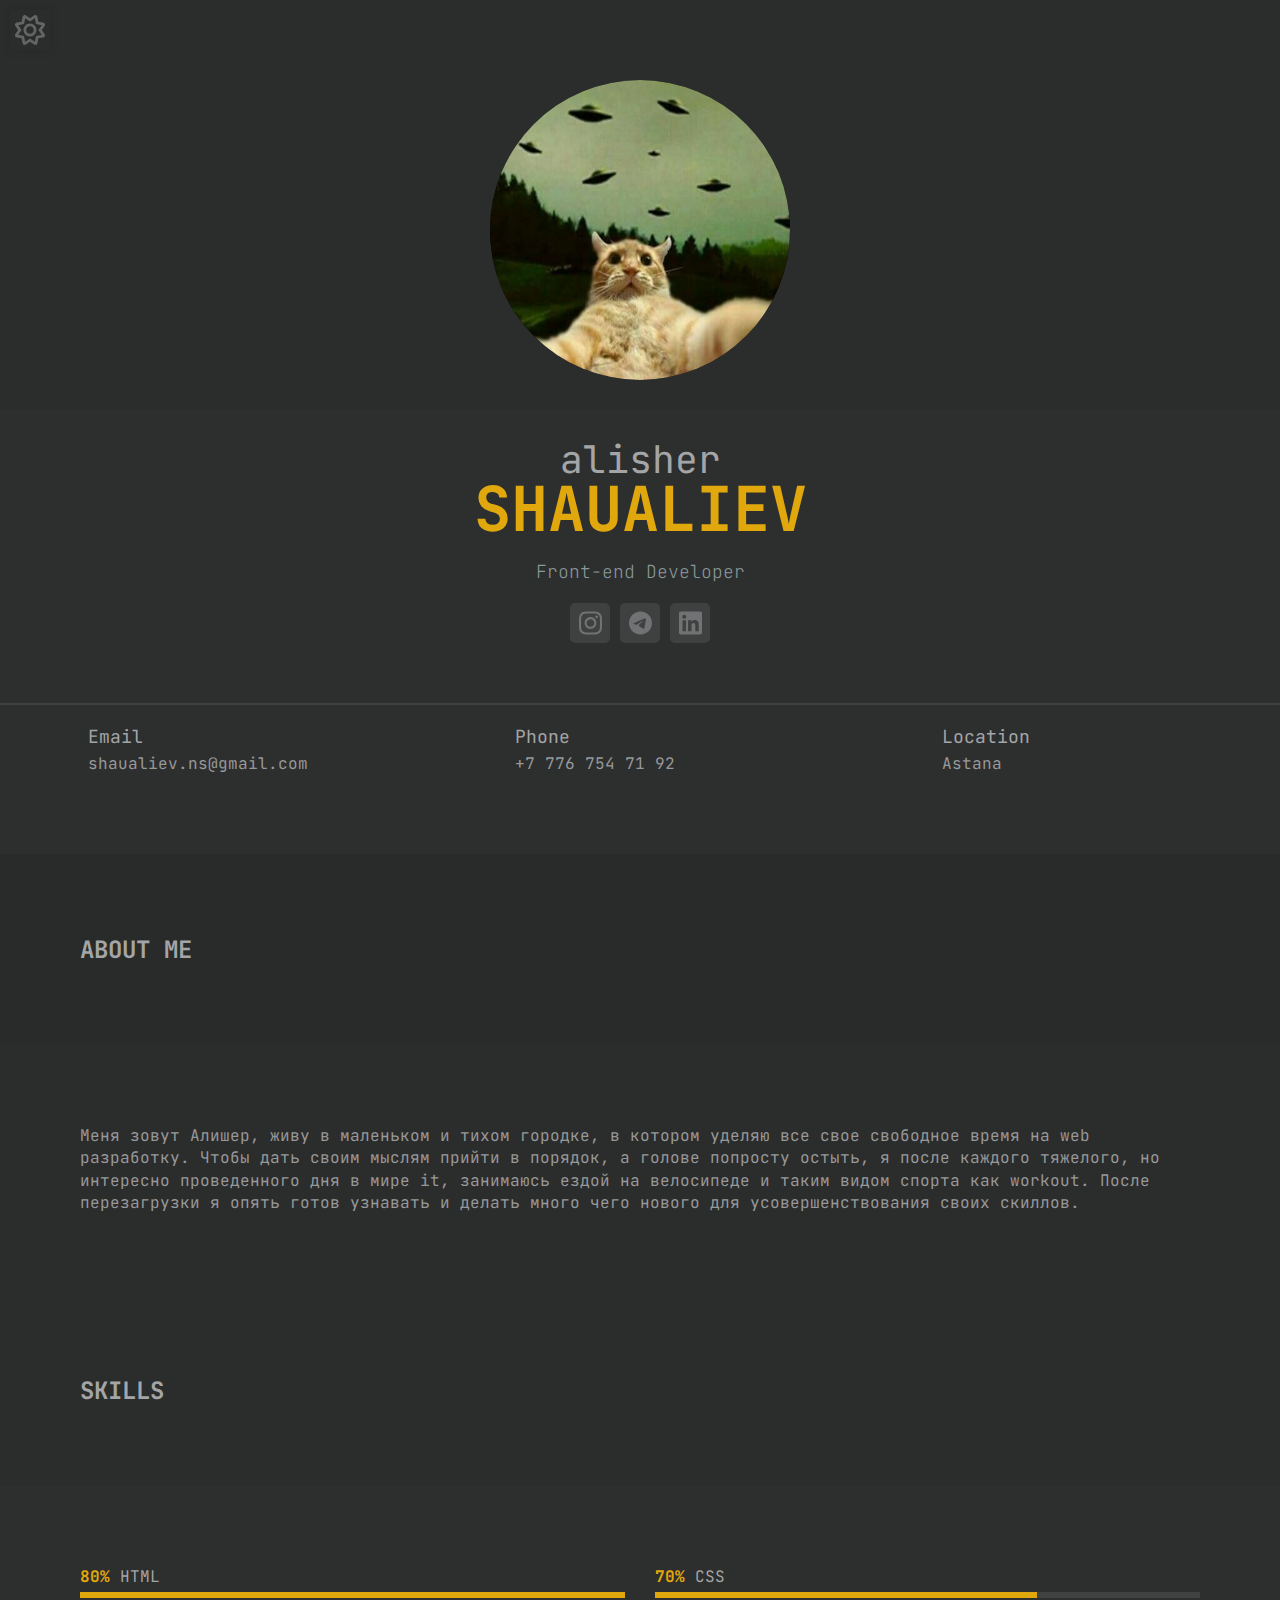
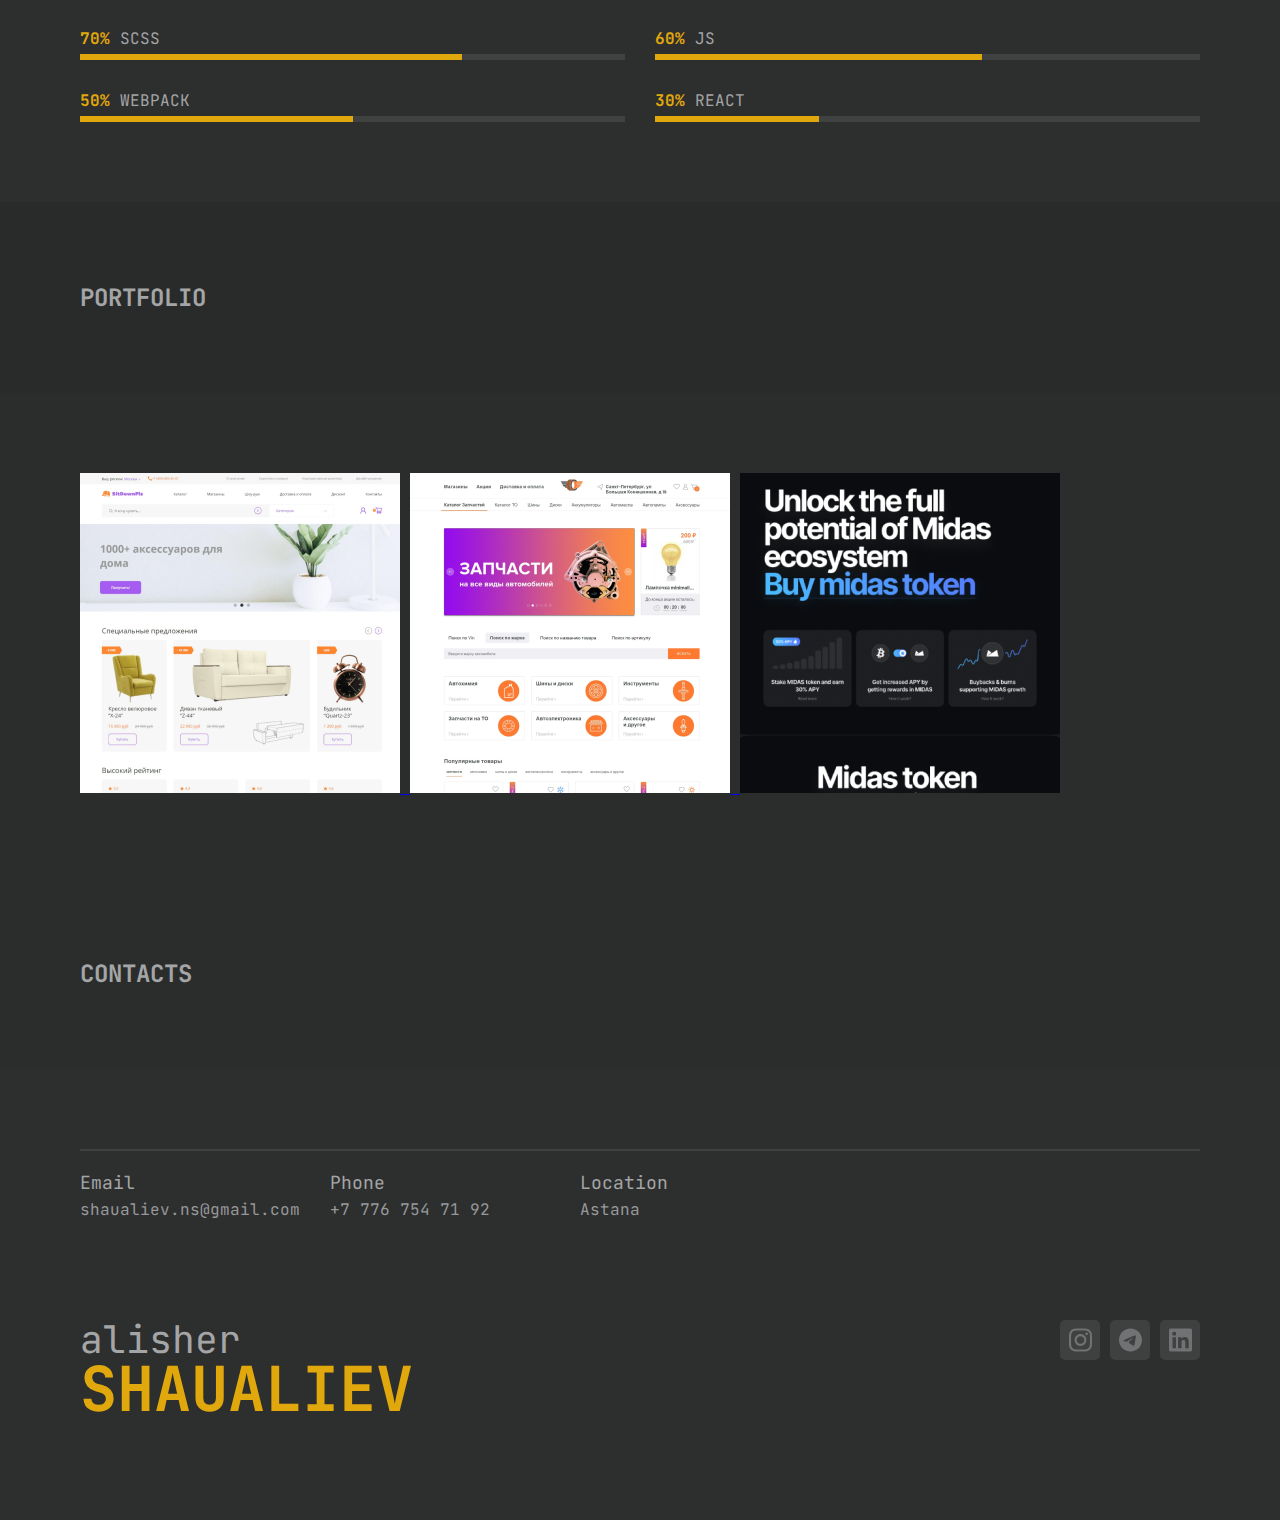
<file: index.html>
<!DOCTYPE html>
<html lang="en">
<head>
    <meta charset="UTF-8">
    <meta http-equiv="X-UA-Compatible" content="IE=edge">
    <meta name="viewport" content="width=device-width, initial-scale=1.0">
    <title>CVV</title>
    <link rel="preconnect" href="https://fonts.googleapis.com"><link rel="preconnect" href="https://fonts.gstatic.com" crossorigin><link href="https://fonts.googleapis.com/css2?family=JetBrains+Mono:wght@100;200;300;400;500;600;800&display=swap" rel="stylesheet">
    <link rel="stylesheet" href="https://cdnjs.cloudflare.com/ajax/libs/animate.css/4.1.1/animate.min.css"/>
    <link rel="stylesheet" href="scss/style.css">
    <link rel="stylesheet" title="theme" href="#">
</head>
<body>

    <div class="theme">
        <svg class="change-theme" data-theme="light" xmlns="http://www.w3.org/2000/svg" viewBox="0 0 512 512" style="width: 30px; height: 30px;"><!--! Font Awesome Pro 6.2.1 by @fontawesome - https://fontawesome.com License - https://fontawesome.com/license (Commercial License) Copyright 2022 Fonticons, Inc. --><path d="M505.2 324.8l-47.73-68.78l47.75-68.81c7.359-10.62 8.797-24.12 3.844-36.06c-4.969-11.94-15.52-20.44-28.22-22.72l-82.39-14.88l-14.89-82.41c-2.281-12.72-10.76-23.25-22.69-28.22c-11.97-4.936-25.42-3.498-36.12 3.844L256 54.49L187.2 6.709C176.5-.6016 163.1-2.039 151.1 2.896c-11.92 4.971-20.4 15.5-22.7 28.19l-14.89 82.44L31.15 128.4C18.42 130.7 7.854 139.2 2.9 151.2C-2.051 163.1-.5996 176.6 6.775 187.2l47.73 68.78l-47.75 68.81c-7.359 10.62-8.795 24.12-3.844 36.06c4.969 11.94 15.52 20.44 28.22 22.72l82.39 14.88l14.89 82.41c2.297 12.72 10.78 23.25 22.7 28.22c11.95 4.906 25.44 3.531 36.09-3.844L256 457.5l68.83 47.78C331.3 509.7 338.8 512 346.3 512c4.906 0 9.859-.9687 14.56-2.906c11.92-4.969 20.4-15.5 22.7-28.19l14.89-82.44l82.37-14.88c12.73-2.281 23.3-10.78 28.25-22.75C514.1 348.9 512.6 335.4 505.2 324.8zM456.8 339.2l-99.61 18l-18 99.63L256 399.1L172.8 456.8l-18-99.63l-99.61-18L112.9 255.1L55.23 172.8l99.61-18l18-99.63L256 112.9l83.15-57.75l18.02 99.66l99.61 18L399.1 255.1L456.8 339.2zM256 143.1c-61.85 0-111.1 50.14-111.1 111.1c0 61.85 50.15 111.1 111.1 111.1s111.1-50.14 111.1-111.1C367.1 194.1 317.8 143.1 256 143.1zM256 319.1c-35.28 0-63.99-28.71-63.99-63.99S220.7 192 256 192s63.99 28.71 63.99 63.1S291.3 319.1 256 319.1z"/></svg>
        <svg class="change-theme" data-theme="dark" xmlns="http://www.w3.org/2000/svg" viewBox="0 0 512 512" style="width: 30px; height: 30px;"><!--! Font Awesome Pro 6.2.1 by @fontawesome - https://fontawesome.com License - https://fontawesome.com/license (Commercial License) Copyright 2022 Fonticons, Inc. --><path d="M421.6 379.9c-.6641 0-1.35 .0625-2.049 .1953c-11.24 2.143-22.37 3.17-33.32 3.17c-94.81 0-174.1-77.14-174.1-175.5c0-63.19 33.79-121.3 88.73-152.6c8.467-4.812 6.339-17.66-3.279-19.44c-11.2-2.078-29.53-3.746-40.9-3.746C132.3 31.1 32 132.2 32 256c0 123.6 100.1 224 223.8 224c69.04 0 132.1-31.45 173.8-82.93C435.3 389.1 429.1 379.9 421.6 379.9zM255.8 432C158.9 432 80 353 80 256c0-76.32 48.77-141.4 116.7-165.8C175.2 125 163.2 165.6 163.2 207.8c0 99.44 65.13 183.9 154.9 212.8C298.5 428.1 277.4 432 255.8 432z"/></svg>
    </div>

    <header class="header">
        <div class="header__profil animate__animated animate__fadeIn wow">
            <div class="header__profil-pic animate__animated animate__fadeIn animate__delay-1s">
                <img src="img/5fb1999c6152ba15855d2dce7577e816.jpg" alt="">
            </div>
        </div>
        <div class="header__content">
            <div class="header__info">
                <h1 class="header__info-title animate__animated animate__fadeInUp animate__delay wow">alisher<br><span class="animate__animated animate__fadeInUp animate__delay-1s wow">shaualiev</span></h1>
                <div class="header__info-wrapper">
                    Front-end Developer
                    <div class="header__info-icons">
                        <a href="https://www.instagram.com/shaualievnurbolat/" target="_blank" class="style-icon animate__animated animate__fadeInUp animate__delay-1s wow" style="animation-duration: 2s;">
                            <svg xmlns="http://www.w3.org/2000/svg" viewBox="0 0 448 512"><!--! Font Awesome Pro 6.2.1 by @fontawesome - https://fontawesome.com License - https://fontawesome.com/license (Commercial License) Copyright 2022 Fonticons, Inc. --><path d="M224.1 141c-63.6 0-114.9 51.3-114.9 114.9s51.3 114.9 114.9 114.9S339 319.5 339 255.9 287.7 141 224.1 141zm0 189.6c-41.1 0-74.7-33.5-74.7-74.7s33.5-74.7 74.7-74.7 74.7 33.5 74.7 74.7-33.6 74.7-74.7 74.7zm146.4-194.3c0 14.9-12 26.8-26.8 26.8-14.9 0-26.8-12-26.8-26.8s12-26.8 26.8-26.8 26.8 12 26.8 26.8zm76.1 27.2c-1.7-35.9-9.9-67.7-36.2-93.9-26.2-26.2-58-34.4-93.9-36.2-37-2.1-147.9-2.1-184.9 0-35.8 1.7-67.6 9.9-93.9 36.1s-34.4 58-36.2 93.9c-2.1 37-2.1 147.9 0 184.9 1.7 35.9 9.9 67.7 36.2 93.9s58 34.4 93.9 36.2c37 2.1 147.9 2.1 184.9 0 35.9-1.7 67.7-9.9 93.9-36.2 26.2-26.2 34.4-58 36.2-93.9 2.1-37 2.1-147.8 0-184.8zM398.8 388c-7.8 19.6-22.9 34.7-42.6 42.6-29.5 11.7-99.5 9-132.1 9s-102.7 2.6-132.1-9c-19.6-7.8-34.7-22.9-42.6-42.6-11.7-29.5-9-99.5-9-132.1s-2.6-102.7 9-132.1c7.8-19.6 22.9-34.7 42.6-42.6 29.5-11.7 99.5-9 132.1-9s102.7-2.6 132.1 9c19.6 7.8 34.7 22.9 42.6 42.6 11.7 29.5 9 99.5 9 132.1s2.7 102.7-9 132.1z"/></svg>
                        </a>
                        <a href="https://t.me/nevaineroo" target="_blank" class="style-icon animate__animated animate__fadeInUp animate__delay-1s wow" style="animation-duration: 2.5s;">
                            <svg xmlns="http://www.w3.org/2000/svg" viewBox="0 0 496 512"><!--! Font Awesome Pro 6.2.1 by @fontawesome - https://fontawesome.com License - https://fontawesome.com/license (Commercial License) Copyright 2022 Fonticons, Inc. --><path d="M248,8C111.033,8,0,119.033,0,256S111.033,504,248,504,496,392.967,496,256,384.967,8,248,8ZM362.952,176.66c-3.732,39.215-19.881,134.378-28.1,178.3-3.476,18.584-10.322,24.816-16.948,25.425-14.4,1.326-25.338-9.517-39.287-18.661-21.827-14.308-34.158-23.215-55.346-37.177-24.485-16.135-8.612-25,5.342-39.5,3.652-3.793,67.107-61.51,68.335-66.746.153-.655.3-3.1-1.154-4.384s-3.59-.849-5.135-.5q-3.283.746-104.608,69.142-14.845,10.194-26.894,9.934c-8.855-.191-25.888-5.006-38.551-9.123-15.531-5.048-27.875-7.717-26.8-16.291q.84-6.7,18.45-13.7,108.446-47.248,144.628-62.3c68.872-28.647,83.183-33.623,92.511-33.789,2.052-.034,6.639.474,9.61,2.885a10.452,10.452,0,0,1,3.53,6.716A43.765,43.765,0,0,1,362.952,176.66Z"/></svg>
                        </a>
                        <a href="https://www.linkedin.com/in/shaualievnurbolat" target="_blank" class="style-icon animate__animated animate__fadeInUp animate__delay-1s wow" style="animation-duration: 3s;">
                            <svg xmlns="http://www.w3.org/2000/svg" viewBox="0 0 448 512"><!--! Font Awesome Pro 6.2.1 by @fontawesome - https://fontawesome.com License - https://fontawesome.com/license (Commercial License) Copyright 2022 Fonticons, Inc. --><path d="M416 32H31.9C14.3 32 0 46.5 0 64.3v383.4C0 465.5 14.3 480 31.9 480H416c17.6 0 32-14.5 32-32.3V64.3c0-17.8-14.4-32.3-32-32.3zM135.4 416H69V202.2h66.5V416zm-33.2-243c-21.3 0-38.5-17.3-38.5-38.5S80.9 96 102.2 96c21.2 0 38.5 17.3 38.5 38.5 0 21.3-17.2 38.5-38.5 38.5zm282.1 243h-66.4V312c0-24.8-.5-56.7-34.5-56.7-34.6 0-39.9 27-39.9 54.9V416h-66.4V202.2h63.7v29.2h.9c8.9-16.8 30.6-34.5 62.9-34.5 67.2 0 79.7 44.3 79.7 101.9V416z"/></svg>
                        </a>
                    </div>
                </div>

                <div class="header__info-contacts">
                    <hr class="animate__animated animate__fadeInUp animate__delay-1s wow">
                    <div class="header__info-inner">
                        <div class="header__info-inner-element animate__animated animate__fadeInUp animate__delay-1s wow" >
                            <h3>Email</h3>
                            <span>shaualiev.ns@gmail.com</span>
                        </div>
                        <div class="header__info-inner-element animate__animated animate__fadeInUp animate__delay-1s wow" style="animation-duration: 1.5s;">
                            <h3>Phone</h3>
                            <span>+7 776 754 71 92</span>
                        </div>
                        <div class="header__info-inner-element animate__animated animate__fadeInUp animate__delay-1s wow" style="animation-duration: 2s;">
                            <h3>Location</h3>
                            <span>Astana</span>
                        </div>
                    </div>
                </div>
            </div>
        </div>
    </header>

    <section class="about">
        <div class="about__profil">
            <h2 class="style-h2">ABOUT ME</h2>
        </div>
        <div class="about__info">
            <p class="about__info-descr">
                
                Меня зовут Алишер, живу в маленьком и тихом городке, в котором уделяю все свое свободное время на web разработку.

                Чтобы дать своим мыслям прийти в порядок, а голове попросту остыть, я после каждого тяжелого, но интересно проведенного дня в мире it, занимаюсь ездой на велосипеде и таким видом спорта как workout. После перезагрузки я опять готов узнавать и делать много чего нового для усовершенствования своих скиллов.


            </p>
        </div>
    </section>

    <section class="skills">
        <div class="skills__profil">
            <h2 class="style-h2">SKILLS</h2>
        </div>
        <div class="skills__info">
            <div class="skills__info-content">
                <div class="skills__info-inner">
                    <div class="skills__info-descr">
                        <span>80%</span>HTML
                    </div>
                    <div class="wow skills__info-progress">

                    </div>
                </div>
                <div class="skills__info-inner">
                    <div class="skills__info-descr">
                        <span>70%</span>CSS
                    </div>
                    <div class="wow skills__info-progress progress-70">

                    </div>
                </div>
                <div class="skills__info-inner">
                    <div class="skills__info-descr">
                        <span>70%</span>SCSS
                    </div>
                    <div class="wow skills__info-progress progress-70">

                    </div>
                </div>
                <div class="skills__info-inner">
                    <div class="skills__info-descr">
                        <span>60%</span>JS
                    </div>
                    <div class="wow skills__info-progress progress-60">

                    </div>
                </div>
                <div class="skills__info-inner">
                    <div class="skills__info-descr">
                        <span>50%</span>WEBPACK
                    </div>
                    <div class="wow skills__info-progress progress-50">

                    </div>
                </div>
                <div class="skills__info-inner">
                    <div class="skills__info-descr">
                        <span>30%</span>REACT
                    </div>
                    <div class="wow skills__info-progress progress-30">

                    </div>
                </div>
            </div>
        </div>
    </section>

    <section class="education">
        <div class="education__profile">
            <h2 class="style-h2">PORTFOLIO</h2>
        </div>
        <div class="education__info">
            <a href="https://shaualievnurbolat.github.io/sitDownSls/dist/index.html">
                <img src="img/1.png" alt="">
            </a>
            <a href="https://shaualievnurbolat.github.io/spares-shop/">
                <img src="img/2.png" alt="">
            </a>
            <a href="https://shaualievnurbolat.github.io/crypt/app/index.html">
                <img src="img/3.png" alt="">
            </a>
        </div>
    </section>

    <footer class="footer">
        <div class="footer__profile">
            <h2 class="style-h2">CONTACTS</h2>
        </div>
        <div class="footer__info">
            <div class="footer__info-item">
                <div class="footer__info-contacts">
                    <hr>
                    <div class="footer__info-inner">
                        <div class="footer__info-inner-element">
                            <h3>Email</h3>
                            <span>shaualiev.ns@gmail.com</span>
                        </div>
                        <div class="footer__info-inner-element">
                            <h3>Phone</h3>
                            <span>+7 776 754 71 92</span>
                        </div>
                        <div class="footer__info-inner-element">
                            <h3>Location</h3>
                            <span>Astana</span>
                        </div>
                    </div>
                </div>
                <div class="footer__info-wrapper">
                    <h1 class="footer__info-title">alisher<br><span>shaualiev</span></h1>
                    <div class="footer__info-icons">
                        <a href="https://www.instagram.com/shaualievnurbolat/" target="_blank" class="style-icon">
                            <svg xmlns="http://www.w3.org/2000/svg" viewBox="0 0 448 512"><!--! Font Awesome Pro 6.2.1 by @fontawesome - https://fontawesome.com License - https://fontawesome.com/license (Commercial License) Copyright 2022 Fonticons, Inc. --><path d="M224.1 141c-63.6 0-114.9 51.3-114.9 114.9s51.3 114.9 114.9 114.9S339 319.5 339 255.9 287.7 141 224.1 141zm0 189.6c-41.1 0-74.7-33.5-74.7-74.7s33.5-74.7 74.7-74.7 74.7 33.5 74.7 74.7-33.6 74.7-74.7 74.7zm146.4-194.3c0 14.9-12 26.8-26.8 26.8-14.9 0-26.8-12-26.8-26.8s12-26.8 26.8-26.8 26.8 12 26.8 26.8zm76.1 27.2c-1.7-35.9-9.9-67.7-36.2-93.9-26.2-26.2-58-34.4-93.9-36.2-37-2.1-147.9-2.1-184.9 0-35.8 1.7-67.6 9.9-93.9 36.1s-34.4 58-36.2 93.9c-2.1 37-2.1 147.9 0 184.9 1.7 35.9 9.9 67.7 36.2 93.9s58 34.4 93.9 36.2c37 2.1 147.9 2.1 184.9 0 35.9-1.7 67.7-9.9 93.9-36.2 26.2-26.2 34.4-58 36.2-93.9 2.1-37 2.1-147.8 0-184.8zM398.8 388c-7.8 19.6-22.9 34.7-42.6 42.6-29.5 11.7-99.5 9-132.1 9s-102.7 2.6-132.1-9c-19.6-7.8-34.7-22.9-42.6-42.6-11.7-29.5-9-99.5-9-132.1s-2.6-102.7 9-132.1c7.8-19.6 22.9-34.7 42.6-42.6 29.5-11.7 99.5-9 132.1-9s102.7-2.6 132.1 9c19.6 7.8 34.7 22.9 42.6 42.6 11.7 29.5 9 99.5 9 132.1s2.7 102.7-9 132.1z"/></svg>
                        </a>
                        <a href="https://t.me/nevaineroo" target="_blank" class="style-icon">
                            <svg xmlns="http://www.w3.org/2000/svg" viewBox="0 0 496 512"><!--! Font Awesome Pro 6.2.1 by @fontawesome - https://fontawesome.com License - https://fontawesome.com/license (Commercial License) Copyright 2022 Fonticons, Inc. --><path d="M248,8C111.033,8,0,119.033,0,256S111.033,504,248,504,496,392.967,496,256,384.967,8,248,8ZM362.952,176.66c-3.732,39.215-19.881,134.378-28.1,178.3-3.476,18.584-10.322,24.816-16.948,25.425-14.4,1.326-25.338-9.517-39.287-18.661-21.827-14.308-34.158-23.215-55.346-37.177-24.485-16.135-8.612-25,5.342-39.5,3.652-3.793,67.107-61.51,68.335-66.746.153-.655.3-3.1-1.154-4.384s-3.59-.849-5.135-.5q-3.283.746-104.608,69.142-14.845,10.194-26.894,9.934c-8.855-.191-25.888-5.006-38.551-9.123-15.531-5.048-27.875-7.717-26.8-16.291q.84-6.7,18.45-13.7,108.446-47.248,144.628-62.3c68.872-28.647,83.183-33.623,92.511-33.789,2.052-.034,6.639.474,9.61,2.885a10.452,10.452,0,0,1,3.53,6.716A43.765,43.765,0,0,1,362.952,176.66Z"/></svg>
                        </a>
                        <a href="https://www.linkedin.com/in/shaualievnurbolat" target="_blank" class="style-icon">
                            <svg xmlns="http://www.w3.org/2000/svg" viewBox="0 0 448 512"><!--! Font Awesome Pro 6.2.1 by @fontawesome - https://fontawesome.com License - https://fontawesome.com/license (Commercial License) Copyright 2022 Fonticons, Inc. --><path d="M416 32H31.9C14.3 32 0 46.5 0 64.3v383.4C0 465.5 14.3 480 31.9 480H416c17.6 0 32-14.5 32-32.3V64.3c0-17.8-14.4-32.3-32-32.3zM135.4 416H69V202.2h66.5V416zm-33.2-243c-21.3 0-38.5-17.3-38.5-38.5S80.9 96 102.2 96c21.2 0 38.5 17.3 38.5 38.5 0 21.3-17.2 38.5-38.5 38.5zm282.1 243h-66.4V312c0-24.8-.5-56.7-34.5-56.7-34.6 0-39.9 27-39.9 54.9V416h-66.4V202.2h63.7v29.2h.9c8.9-16.8 30.6-34.5 62.9-34.5 67.2 0 79.7 44.3 79.7 101.9V416z"/></svg>
                        </a>
                    </div>
                </div>
            </div>
        </div>
    </footer>

    <script src="js/index.js"></script>
</body>
</html>
</file>
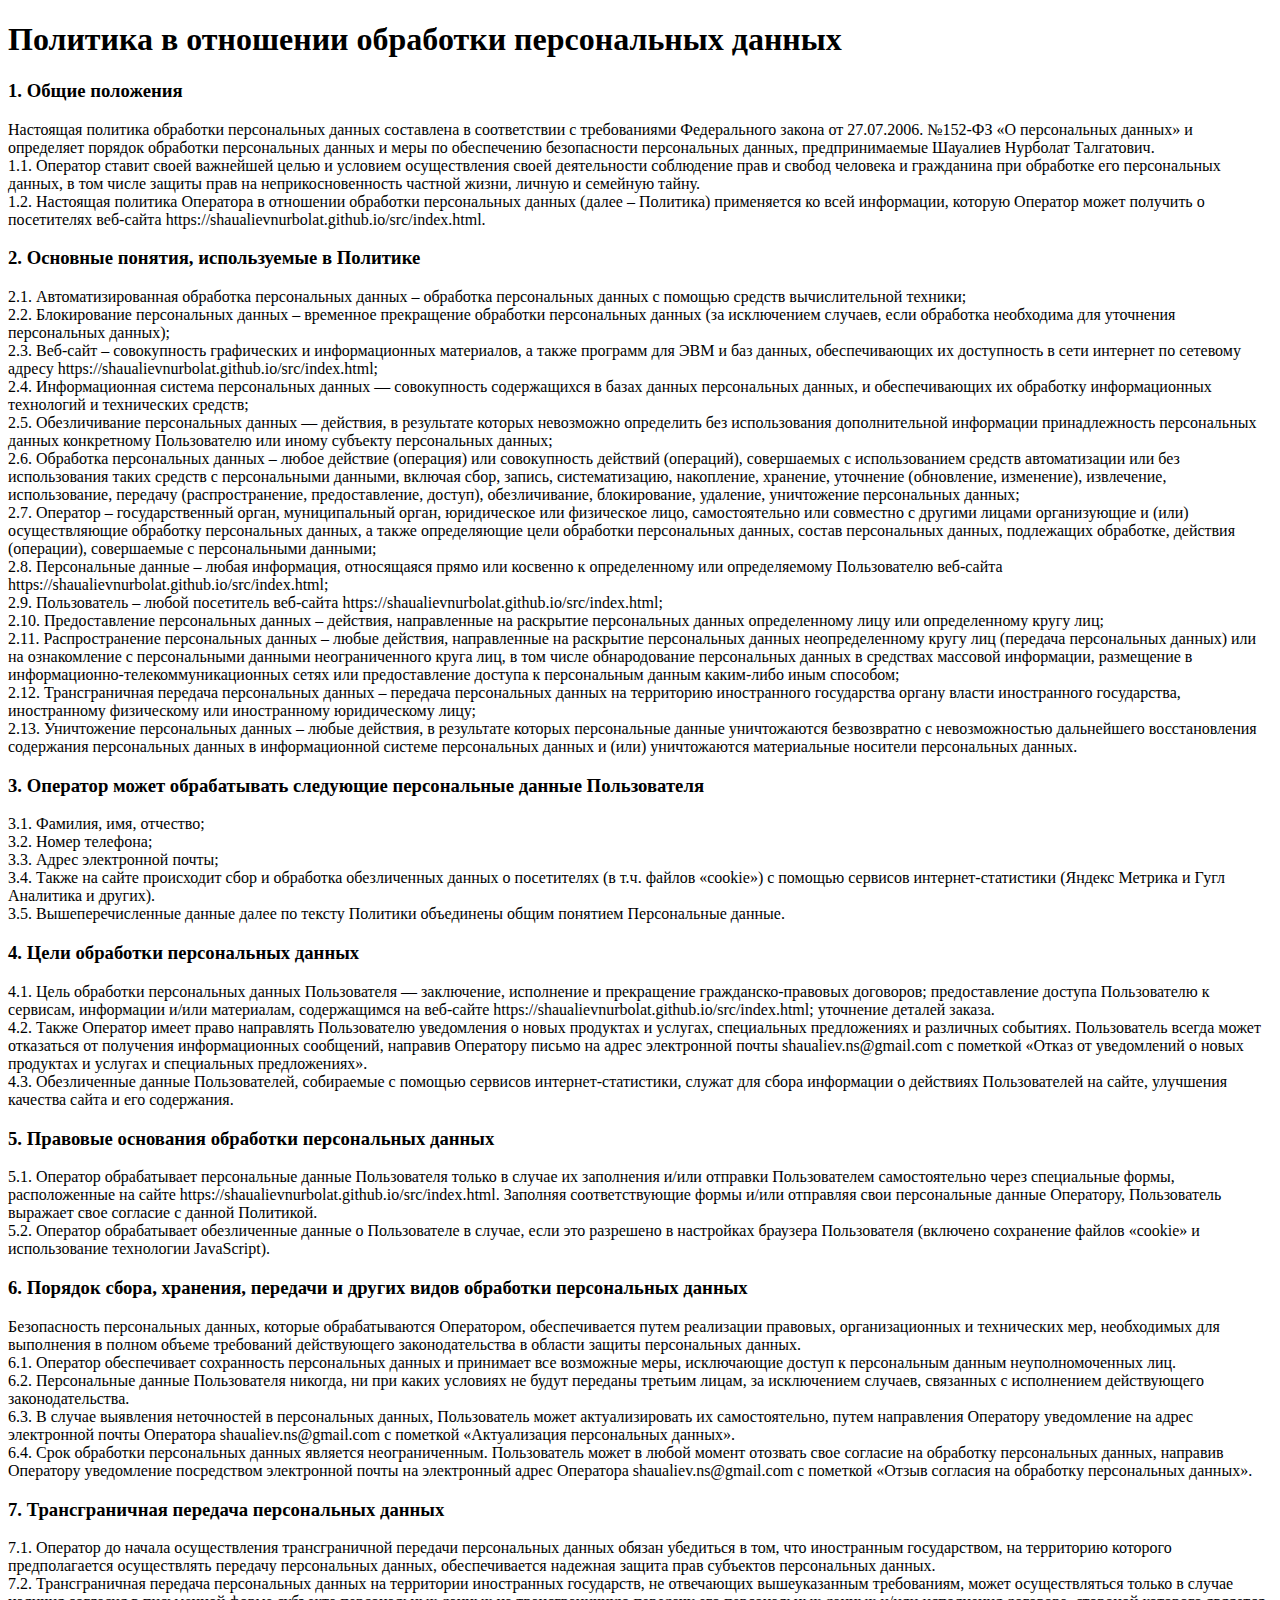
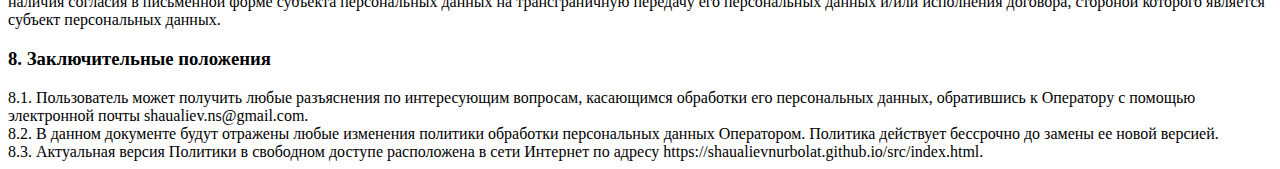
<file: policy.html>
<!DOCTYPE html>
<html lang="en">
<head>
    <meta charset="UTF-8">
    <meta name="viewport" content="width=device-width, initial-scale=1.0">
    <title>Policy</title>
</head>
<body>
    <h1>Политика в отношении обработки персональных данных</h1>
    <h3>1. Общие положения</h3>
    Настоящая политика обработки персональных данных составлена в соответствии с требованиями Федерального закона от 27.07.2006. №152-ФЗ «О персональных данных» и определяет порядок обработки персональных данных и меры по обеспечению безопасности персональных данных, предпринимаемые Шауалиев Нурболат Талгатович.
    <br>
    1.1. Оператор ставит своей важнейшей целью и условием осуществления своей деятельности соблюдение прав и свобод человека и гражданина при обработке его персональных данных, в том числе защиты прав на неприкосновенность частной жизни, личную и семейную тайну.
    <br>
    1.2. Настоящая политика Оператора в отношении обработки персональных данных (далее – Политика) применяется ко всей информации, которую Оператор может получить о посетителях веб-сайта https://shaualievnurbolat.github.io/src/index.html.
    
    <h3>2. Основные понятия, используемые в Политике</h3>
    2.1. Автоматизированная обработка персональных данных – обработка персональных данных с помощью средств вычислительной техники;
    <br>
    2.2. Блокирование персональных данных – временное прекращение обработки персональных данных (за исключением случаев, если обработка необходима для уточнения персональных данных);
    <br>
    2.3. Веб-сайт – совокупность графических и информационных материалов, а также программ для ЭВМ и баз данных, обеспечивающих их доступность в сети интернет по сетевому адресу https://shaualievnurbolat.github.io/src/index.html;
    <br>
    2.4. Информационная система персональных данных — совокупность содержащихся в базах данных персональных данных, и обеспечивающих их обработку информационных технологий и технических средств;
    <br>
    2.5. Обезличивание персональных данных — действия, в результате которых невозможно определить без использования дополнительной информации принадлежность персональных данных конкретному Пользователю или иному субъекту персональных данных;
    <br>
    2.6. Обработка персональных данных – любое действие (операция) или совокупность действий (операций), совершаемых с использованием средств автоматизации или без использования таких средств с персональными данными, включая сбор, запись, систематизацию, накопление, хранение, уточнение (обновление, изменение), извлечение, использование, передачу (распространение, предоставление, доступ), обезличивание, блокирование, удаление, уничтожение персональных данных;
    <br>
    2.7. Оператор – государственный орган, муниципальный орган, юридическое или физическое лицо, самостоятельно или совместно с другими лицами организующие и (или) осуществляющие обработку персональных данных, а также определяющие цели обработки персональных данных, состав персональных данных, подлежащих обработке, действия (операции), совершаемые с персональными данными;
    <br>
    2.8. Персональные данные – любая информация, относящаяся прямо или косвенно к определенному или определяемому Пользователю веб-сайта https://shaualievnurbolat.github.io/src/index.html;
    <br>
    2.9. Пользователь – любой посетитель веб-сайта https://shaualievnurbolat.github.io/src/index.html;
    <br>
    2.10. Предоставление персональных данных – действия, направленные на раскрытие персональных данных определенному лицу или определенному кругу лиц;
    <br>
    2.11. Распространение персональных данных – любые действия, направленные на раскрытие персональных данных неопределенному кругу лиц (передача персональных данных) или на ознакомление с персональными данными неограниченного круга лиц, в том числе обнародование персональных данных в средствах массовой информации, размещение в информационно-телекоммуникационных сетях или предоставление доступа к персональным данным каким-либо иным способом;
    <br>
    2.12. Трансграничная передача персональных данных – передача персональных данных на территорию иностранного государства органу власти иностранного государства, иностранному физическому или иностранному юридическому лицу;
    <br>
    2.13. Уничтожение персональных данных – любые действия, в результате которых персональные данные уничтожаются безвозвратно с невозможностью дальнейшего восстановления содержания персональных данных в информационной системе персональных данных и (или) уничтожаются материальные носители персональных данных.
    
    <h3>3. Оператор может обрабатывать следующие персональные данные Пользователя</h3>
    3.1. Фамилия, имя, отчество;
    <br>
    3.2. Номер телефона;
    <br>
    3.3. Адрес электронной почты;
    <br>
    3.4. Также на сайте происходит сбор и обработка обезличенных данных о посетителях (в т.ч. файлов «cookie») с помощью сервисов интернет-статистики (Яндекс Метрика и Гугл Аналитика и других).
    <br>
    3.5. Вышеперечисленные данные далее по тексту Политики объединены общим понятием Персональные данные.
    
    <h3>4. Цели обработки персональных данных</h3>
    4.1. Цель обработки персональных данных Пользователя — заключение, исполнение и прекращение гражданско-правовых договоров; предоставление доступа Пользователю к сервисам, информации и/или материалам, содержащимся на веб-сайте https://shaualievnurbolat.github.io/src/index.html; уточнение деталей заказа.
    <br>
    4.2. Также Оператор имеет право направлять Пользователю уведомления о новых продуктах и услугах, специальных предложениях и различных событиях. Пользователь всегда может отказаться от получения информационных сообщений, направив Оператору письмо на адрес электронной почты shaualiev.ns@gmail.com с пометкой «Отказ от уведомлений о новых продуктах и услугах и специальных предложениях».
    <br>
    4.3. Обезличенные данные Пользователей, собираемые с помощью сервисов интернет-статистики, служат для сбора информации о действиях Пользователей на сайте, улучшения качества сайта и его содержания.
    
    <h3>5. Правовые основания обработки персональных данных</h3>
    5.1. Оператор обрабатывает персональные данные Пользователя только в случае их заполнения и/или отправки Пользователем самостоятельно через специальные формы, расположенные на сайте https://shaualievnurbolat.github.io/src/index.html. Заполняя соответствующие формы и/или отправляя свои персональные данные Оператору, Пользователь выражает свое согласие с данной Политикой.
    <br>
    5.2. Оператор обрабатывает обезличенные данные о Пользователе в случае, если это разрешено в настройках браузера Пользователя (включено сохранение файлов «cookie» и использование технологии JavaScript).
    
    <h3>6. Порядок сбора, хранения, передачи и других видов обработки персональных данных</h3>
    Безопасность персональных данных, которые обрабатываются Оператором, обеспечивается путем реализации правовых, организационных и технических мер, необходимых для выполнения в полном объеме требований действующего законодательства в области защиты персональных данных.
    <br>
    6.1. Оператор обеспечивает сохранность персональных данных и принимает все возможные меры, исключающие доступ к персональным данным неуполномоченных лиц.
    <br>
    6.2. Персональные данные Пользователя никогда, ни при каких условиях не будут переданы третьим лицам, за исключением случаев, связанных с исполнением действующего законодательства.
    <br>
    6.3. В случае выявления неточностей в персональных данных, Пользователь может актуализировать их самостоятельно, путем направления Оператору уведомление на адрес электронной почты Оператора shaualiev.ns@gmail.com с пометкой «Актуализация персональных данных».
    <br>
    6.4. Срок обработки персональных данных является неограниченным. Пользователь может в любой момент отозвать свое согласие на обработку персональных данных, направив Оператору уведомление посредством электронной почты на электронный адрес Оператора shaualiev.ns@gmail.com с пометкой «Отзыв согласия на обработку персональных данных».
    
    <h3>7. Трансграничная передача персональных данных</h3>
    7.1. Оператор до начала осуществления трансграничной передачи персональных данных обязан убедиться в том, что иностранным государством, на территорию которого предполагается осуществлять передачу персональных данных, обеспечивается надежная защита прав субъектов персональных данных.
    <br>
    7.2. Трансграничная передача персональных данных на территории иностранных государств, не отвечающих вышеуказанным требованиям, может осуществляться только в случае наличия согласия в письменной форме субъекта персональных данных на трансграничную передачу его персональных данных и/или исполнения договора, стороной которого является субъект персональных данных.
    
    <h3>8. Заключительные положения</h3>
    8.1. Пользователь может получить любые разъяснения по интересующим вопросам, касающимся обработки его персональных данных, обратившись к Оператору с помощью электронной почты shaualiev.ns@gmail.com.
    <br>
    8.2. В данном документе будут отражены любые изменения политики обработки персональных данных Оператором. Политика действует бессрочно до замены ее новой версией.
    <br>
    8.3. Актуальная версия Политики в свободном доступе расположена в сети Интернет по адресу https://shaualievnurbolat.github.io/src/index.html.
</body>
</html>
</file>
<file: scss/style.css>
* {
  font-family: "JetBrains Mono", monospace;
  padding: 0;
  margin: 0;
  box-sizing: border-box;
}

body {
  color: #fff;
}

.row {
  --bs-gutter-x: 0;
}

.style-h2 {
  color: #A3A5A6;
  text-align: right;
}

.style-icon {
  display: block;
  width: 40px;
  height: 40px;
  border-radius: 5px;
  background: #3F4040;
  border: 3px solid #3F4040;
  display: flex;
  align-content: center;
  justify-content: center;
  transition: 0.15s all linear;
  cursor: pointer;
}
.style-icon:hover {
  background: none;
}
.style-icon:hover svg {
  fill: #E0A80D;
}
.style-icon svg {
  width: 23px;
  fill: #717273;
  transition: 0.3s all;
}

.progress-30:before {
  width: 30%;
  -webkit-animation: 1s ease-in 1s 1 both progressAnimation-30 !important;
          animation: 1s ease-in 1s 1 both progressAnimation-30 !important;
}

.progress-50:before {
  width: 50%;
  -webkit-animation: 1s ease-in 1s 1 both progressAnimation-50 !important;
          animation: 1s ease-in 1s 1 both progressAnimation-50 !important;
}

.progress-60:before {
  width: 60%;
  -webkit-animation: 1s ease-in 1s 1 both progressAnimation-60 !important;
          animation: 1s ease-in 1s 1 both progressAnimation-60 !important;
}

.progress-70:before {
  width: 70%;
  -webkit-animation: 1s ease-in 1s 1 both progressAnimation-70 !important;
          animation: 1s ease-in 1s 1 both progressAnimation-70 !important;
}

@-webkit-keyframes progressAnimation {
  to {
    width: 80%;
  }
  from {
    width: 0%;
  }
}

@keyframes progressAnimation {
  to {
    width: 80%;
  }
  from {
    width: 0%;
  }
}
@-webkit-keyframes progressAnimation-30 {
  to {
    width: 30%;
  }
  from {
    width: 0%;
  }
}
@keyframes progressAnimation-30 {
  to {
    width: 30%;
  }
  from {
    width: 0%;
  }
}
@-webkit-keyframes progressAnimation-50 {
  to {
    width: 50%;
  }
  from {
    width: 0%;
  }
}
@keyframes progressAnimation-50 {
  to {
    width: 50%;
  }
  from {
    width: 0%;
  }
}
@-webkit-keyframes progressAnimation-60 {
  to {
    width: 60%;
  }
  from {
    width: 0%;
  }
}
@keyframes progressAnimation-60 {
  to {
    width: 60%;
  }
  from {
    width: 0%;
  }
}
@-webkit-keyframes progressAnimation-70 {
  to {
    width: 70%;
  }
  from {
    width: 0%;
  }
}
@keyframes progressAnimation-70 {
  to {
    width: 70%;
  }
  from {
    width: 0%;
  }
}
.header {
  display: flex;
  background-color: #2D2E2E;
}
.header__profil {
  height: 100vh;
  width: 35%;
  background-color: #2B2C2C;
  padding: 80px;
  transition: background-color 0.3s;
  display: flex;
  justify-content: end;
  align-items: center;
}
.header__profil-pic {
  width: 300px;
  height: 300px;
  border-radius: 100%;
  background-color: #000;
}
.header__profil-pic img {
  width: 100%;
  height: 100%;
  border-radius: 100%;
}
.header__content {
  height: 100vh;
  width: 65%;
  padding: 80px;
  background-color: #2D2E2E;
  transition: background-color 0.3s;
}
.header__info {
  width: 100%;
  height: 100%;
  position: relative;
  display: flex;
  justify-content: center;
  flex-direction: column;
}
.header__info-title {
  font-size: 38px;
  font-weight: 400;
  line-height: 1;
  color: #A4A5A6;
  margin-bottom: 20px;
}
.header__info-title span {
  font-weight: 700;
  font-size: 62px;
  text-transform: uppercase;
  color: #E0A80D;
}
.header__info-wrapper {
  display: flex;
  justify-content: space-between;
  font-weight: 200;
  font-size: 18px;
  color: #899899;
}
.header__info-icons {
  display: flex;
}
.header__info-icons a {
  margin-left: 10px;
}
.header__info-icons a:nth-child(1) {
  margin-left: 0;
}
.header__info-contacts {
  position: absolute;
  width: 100%;
  bottom: 0;
  left: 0;
}
.header__info-contacts hr {
  margin-bottom: 20px;
  border: none;
  background: #404242;
  height: 2px;
  transition: background 0.3s;
}
.header__info-inner {
  display: grid;
  grid-template-columns: repeat(3, 250px);
}
.header__info-inner-element h3 {
  font-size: 18px;
  color: #A4A5A6;
  font-weight: 400;
}
.header__info-inner-element span {
  display: block;
  font-size: 16px;
  margin-top: 5px;
  color: #979899;
}

.about {
  display: flex;
}
.about__profil {
  width: 35%;
  background-color: #292A2A;
  padding: 80px;
  transition: background-color 0.3s;
}
.about__info {
  width: 65%;
  background-color: #2B2C2C;
  padding: 80px;
  transition: background-color 0.3s;
}
.about__info-descr {
  color: #979899;
  line-height: 1.4;
}

.skills {
  display: flex;
}
.skills__profil {
  background-color: #2B2C2C;
  padding: 80px;
  width: 35%;
  transition: background-color 0.3s;
}
.skills__info {
  padding: 80px;
  background-color: #2D2E2E;
  width: 65%;
  transition: background-color 0.3s;
}
.skills__info-descr {
  display: flex;
  color: #A4A5A6;
}
.skills__info-descr span {
  margin-right: 10px;
  color: #E0A80D;
  font-weight: 700;
}
.skills__info-content {
  display: grid;
  grid-template-columns: repeat(2, 1fr);
  gap: 30px;
}
.skills__info-progress {
  margin-top: 5px;
  width: 100%;
  height: 6px;
  background-color: #404242;
  transition: background-color 0.3s;
}
.skills__info-progress:before {
  content: "";
  display: block;
  height: 6px;
  background-color: #E0A80D;
  -webkit-animation: 1s ease-in 1s 1 both progressAnimation;
          animation: 1s ease-in 1s 1 both progressAnimation;
}
.skills__info-progress:before:nth-child(2):before {
  width: 70%;
}

.education {
  display: flex;
}
.education__profile {
  width: 35%;
  padding: 80px;
  background-color: #292A2A;
  transition: background-color 0.3s;
}
.education__info {
  width: 65%;
  padding: 80px;
  background-color: #2B2C2C;
  transition: background-color 0.3s;
}
.education__info-content {
  border-left-width: 2px;
  border-left-style: solid;
  margin-left: calc(1rem - 2px);
  padding-left: 25px;
  position: relative;
  border-color: #404242;
  transition: border-color 0.3s;
}
.education__info-item {
  position: relative;
  margin-bottom: 40px;
}
.education__info-item:nth-child(2) {
  margin-bottom: 0;
}
.education__info-dots {
  height: 10px;
  width: 10px;
  position: absolute;
  box-shadow: 0 0 0 6px #2d2e2e;
  transition: box-shadow 0.3s;
  left: -31px;
  top: 3px;
  border-radius: 50%;
  background-color: #E0A80D;
}
.education__info-grid {
  display: grid;
  grid-template-columns: repeat(2, 1fr);
}
.education__info .grid-col__title {
  font-size: 12px;
  color: #636464;
}
.education__info .grid-col__name {
  font-size: 16px;
  color: #A4A5A6;
  font-weight: 500;
}
.education__info .grid-col__job {
  color: #A4A5A6;
  font-weight: 300;
  font-size: 12px;
}
.education__info .grid-col p {
  color: #979899;
  font-size: 14px;
  line-height: 1.4;
}

.footer {
  display: flex;
}
.footer__profile {
  padding: 80px;
  background-color: #2B2C2C;
  transition: background-color 0.3s;
  width: 35%;
}
.footer__info-item {
  width: 100%;
  height: 100%;
  padding: 80px;
  position: relative;
}
.footer__info {
  width: 65%;
  background-color: #2D2E2E;
  transition: background-color 0.3s;
  display: flex;
  justify-content: center;
  flex-direction: column;
}
.footer__info-contacts {
  position: relative;
  width: 100%;
  margin-bottom: 100px;
}
.footer__info-contacts hr {
  margin-bottom: 20px;
  border: none;
  background: #404242;
  transition: background 0.3s;
  height: 2px;
}
.footer__info-inner {
  display: grid;
  grid-template-columns: repeat(3, 250px);
}
.footer__info-inner-element h3 {
  font-size: 18px;
  color: #A4A5A6;
  font-weight: 400;
}
.footer__info-inner-element span {
  display: block;
  font-size: 16px;
  margin-top: 5px;
  color: #979899;
}
.footer__info-wrapper {
  display: flex;
  justify-content: space-between;
}
.footer__info-title {
  font-size: 38px;
  font-weight: 400;
  line-height: 1;
  color: #A4A5A6;
  margin-bottom: 20px;
}
.footer__info-title span {
  font-weight: 700;
  font-size: 62px;
  text-transform: uppercase;
  color: #E0A80D;
}
.footer__info-icons {
  display: flex;
}
.footer__info-icons a {
  margin-left: 10px;
}
.footer__info-icons a:nth-child(1) {
  margin-left: 0;
}

.theme {
  position: fixed;
  z-index: 5;
  top: 10px;
  left: 10px;
  padding: 5px;
  box-shadow: 0 0 10px rgba(0, 0, 0, 0.1);
  transition: all 0.3s;
}
.theme svg {
  cursor: pointer;
  fill: #636464;
}

@media all and (max-width: 1360px) {
  .header {
    display: block;
  }
  .header__profil {
    width: 100%;
    height: auto;
    justify-content: center;
    padding: 80px 0 30px 0;
  }
  .header__content {
    width: 100%;
    height: auto;
    padding: 30px 0 80px 0;
  }
  .header__info-contacts {
    position: relative;
    margin-top: 60px;
  }
  .header__info-inner {
    justify-content: space-around;
    gap: 0;
  }
  .header__info-title {
    text-align: center;
  }
  .header__info-wrapper {
    flex-direction: column;
    margin: 0 auto;
  }
  .header__info-icons {
    justify-content: center;
    margin-top: 20px;
  }
  .about {
    display: block;
  }
  .about__profil {
    background: #282929;
    width: 100%;
  }
  .about__profil h2 {
    text-align: left;
  }
  .about__info {
    width: 100%;
  }
  .skills {
    display: block;
  }
  .skills__profil {
    background: #282929;
    width: 100%;
  }
  .skills__profil h2 {
    text-align: left;
  }
  .skills__info {
    width: 100%;
  }
  .education {
    display: block;
  }
  .education__profile {
    background: #282929;
    width: 100%;
  }
  .education__profile h2 {
    text-align: left;
  }
  .education__info {
    width: 100%;
  }
  .footer {
    display: block;
  }
  .footer__profile {
    background: #282929;
    width: 100%;
  }
  .footer__profile h2 {
    text-align: left;
  }
  .footer__info {
    width: 100%;
  }
}
@media all and (max-width: 992px) {
  .header__info-inner {
    grid-template-columns: repeat(1, 1fr);
    gap: 30px;
    text-align: center;
  }
  .education__info {
    padding: 0 10px;
    text-align: center;
  }
  .education__info-grid {
    grid-template-columns: repeat(1, 1fr);
  }
  .education__info .grid-col:nth-child(2) {
    margin-top: 10px;
  }
  .footer__info-inner {
    grid-template-columns: repeat(1, 1fr);
    gap: 30px;
    text-align: center;
  }
  .footer__info-wrapper {
    display: block;
  }
}
@media all and (max-width: 576px) {
  .footer__info-title span {
    font-size: 48px;
  }
}/*# sourceMappingURL=style.css.map */
</file>
